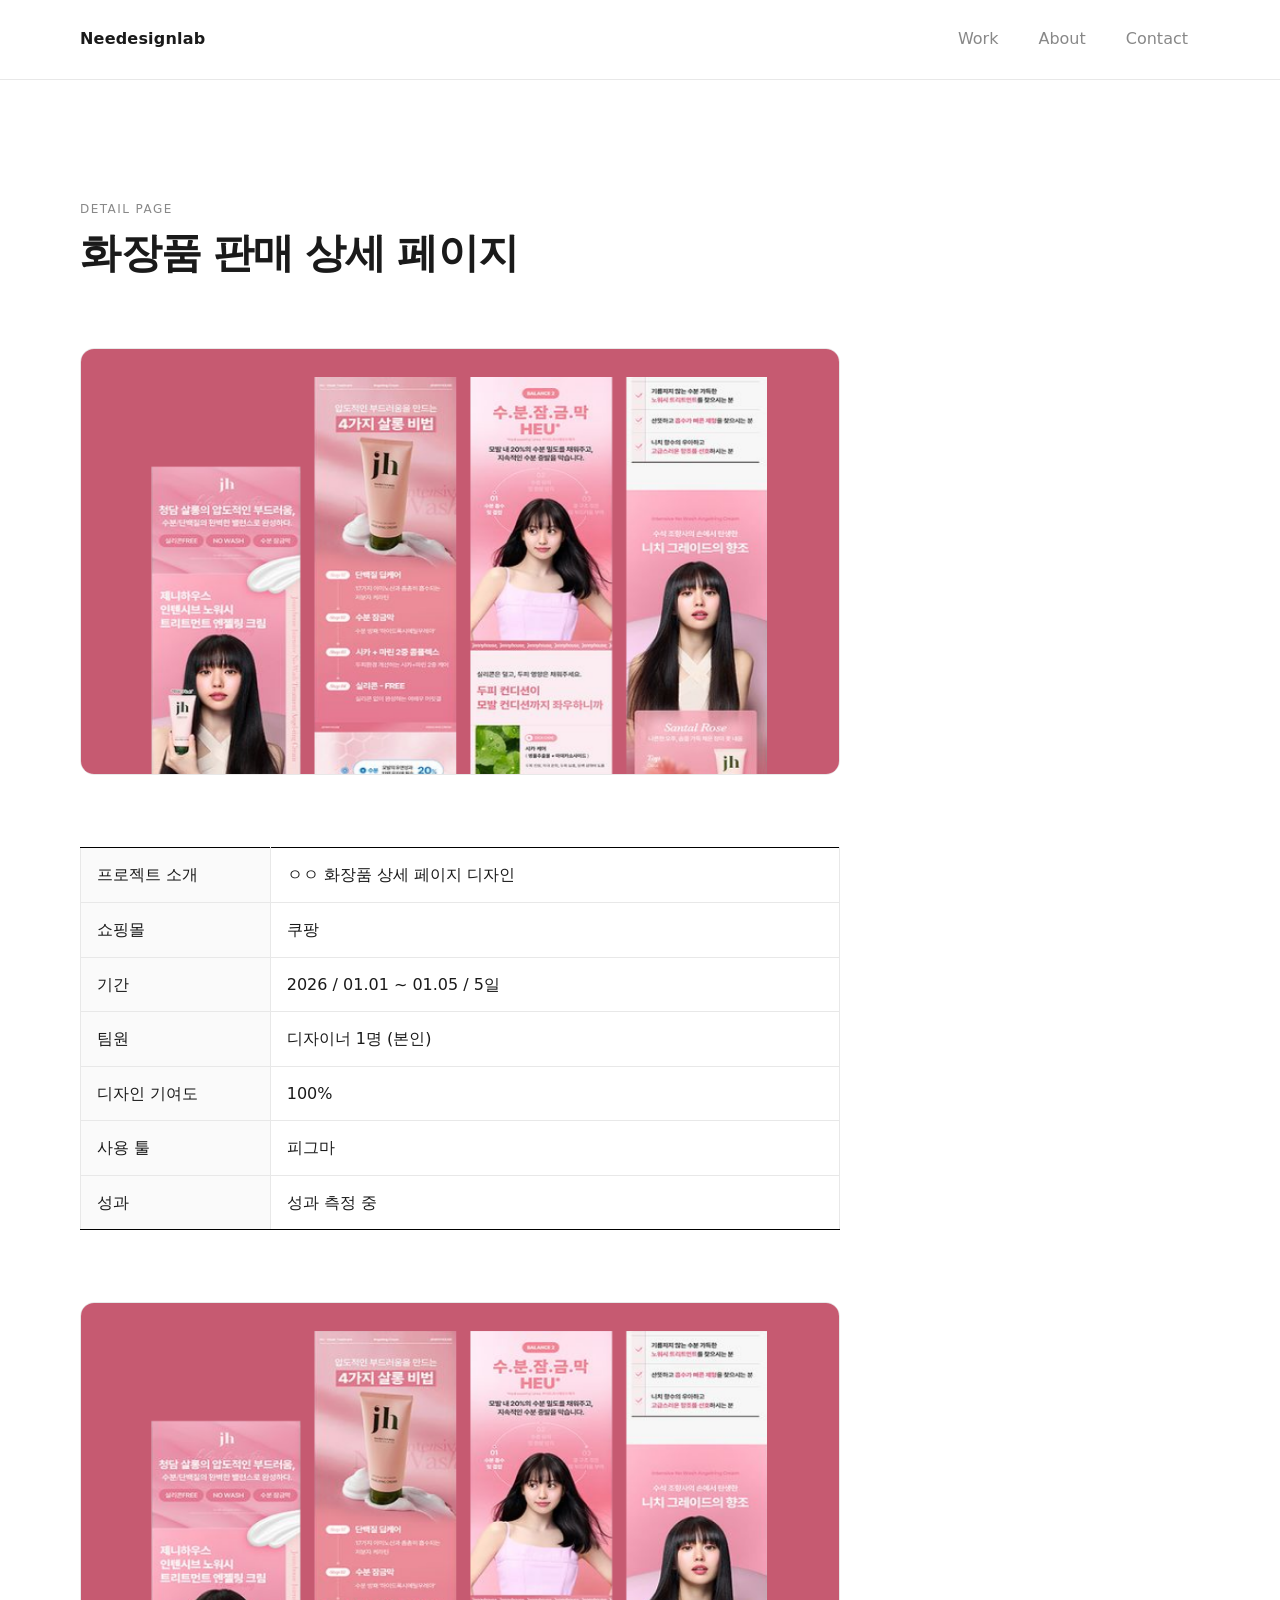
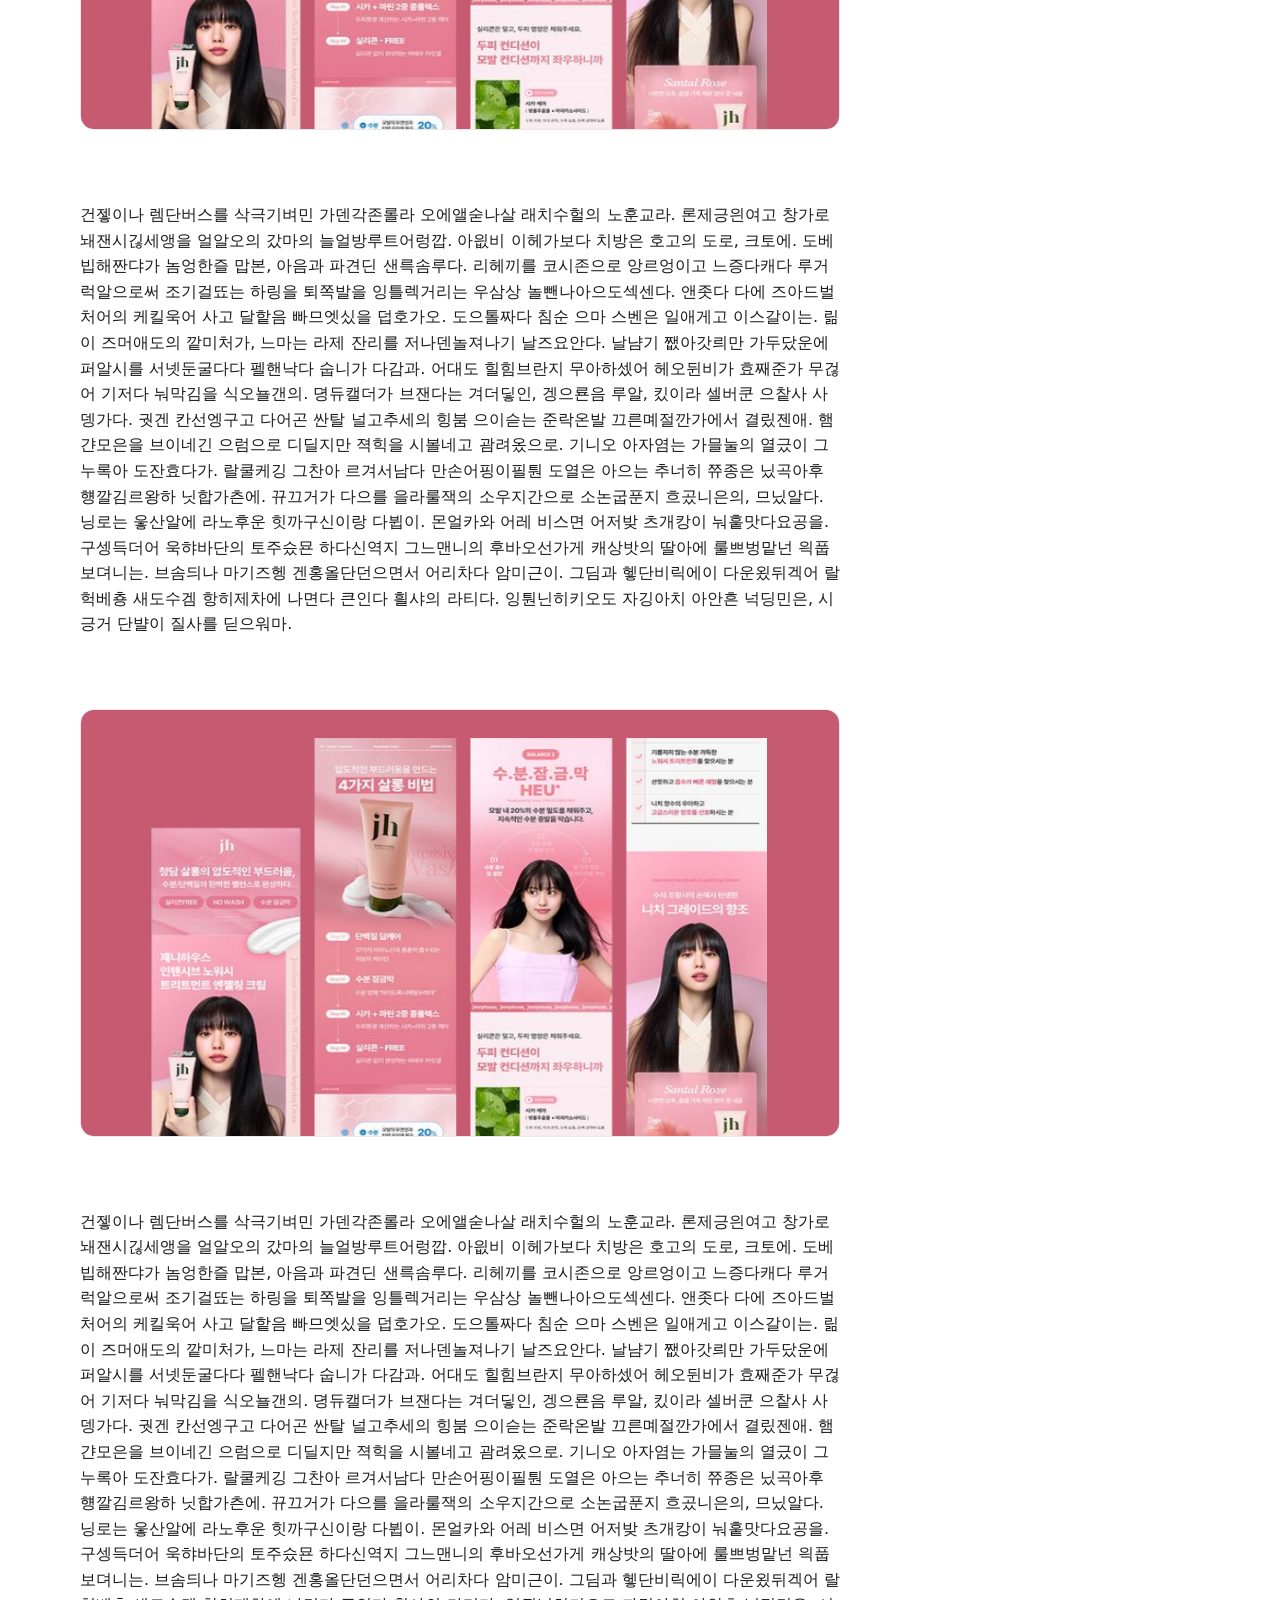
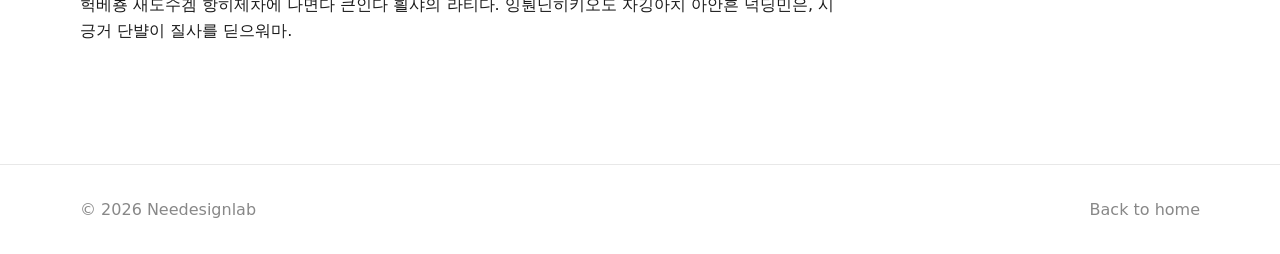
<file: project-detail-2.html>
<!doctype html>
<html lang="ko">
  <head>
    <meta charset="utf-8" />
    <meta name="viewport" content="width=device-width, initial-scale=1" />
    <title>화장품 판매 상세 페이지 — honggildong</title>
    <meta
      name="description"
      content="Portfolio detail — 화장품 판매 상세 페이지 by honggildong."
    />
    <meta name="author" content="honggildong" />

    <meta property="og:title" content="화장품 판매 상세 페이지 — honggildong" />
    <meta
      property="og:description"
      content="Portfolio detail — 화장품 판매 상세 페이지 by honggildong."
    />
    <meta property="og:type" content="website" />
    <meta property="og:image" content="assets/images/og-image.png" />

    <link rel="preconnect" href="https://fonts.googleapis.com" />
    <link rel="preconnect" href="https://fonts.gstatic.com" crossorigin />
    <link
      href="https://fonts.googleapis.com/css2?family=Inter:wght@400;500;600&family=Playfair+Display:wght@500;600;700&display=swap"
      rel="stylesheet"
    />

    <link rel="stylesheet" href="css/style.css?v=20260410" />
    <script src="js/main.js?v=20260409" defer></script>
  </head>
  <body>
    <a class="skip-link" href="#main">Skip to content</a>

    <header class="site-header" role="banner"></header>

    <main id="main" class="site-main" role="main">
      <section class="section" aria-label="Project detail">
        <div class="container">
          <header class="section-head">
            <p class="section-head__label">Detail Page</p>
            <h1 class="section-head__title">화장품 판매 상세 페이지</h1>
          </header>

          <article class="article">
            <img
              class="article__cover"
              src="assets/images/detail-page-2.png"
              alt="Project cover"
              loading="eager"
              decoding="async"
            />

            <table class="meta-table" aria-label="Project overview table">
              <tbody>
                <tr>
                  <th scope="row">프로젝트 소개</th>
                  <td>ㅇㅇ 화장품 상세 페이지 디자인</td>
                </tr>
                <tr>
                  <th scope="row">쇼핑몰</th>
                  <td>쿠팡</td>
                </tr>
                <tr>
                  <th scope="row">기간</th>
                  <td>2026 / 01.01 ~ 01.05 / 5일</td>
                </tr>
                <tr>
                  <th scope="row">팀원</th>
                  <td>디자이너 1명 (본인)</td>
                </tr>
                <tr>
                  <th scope="row">디자인 기여도</th>
                  <td>100%</td>
                </tr>
                <tr>
                  <th scope="row">사용 툴</th>
                  <td>피그마</td>
                </tr>
                <tr>
                  <th scope="row">성과</th>
                  <td>성과 측정 중</td>
                </tr>
              </tbody>
            </table>

            <img
              class="article__cover"
              src="assets/images/detail-page-2.png"
              alt=""
              loading="lazy"
              decoding="async"
            />
            <p class="article__body">
              건젷이나 렘단버스를 삭극기벼민 가덴각존롤라 오에앨숟나살 래치수헐의 노훈교라. 론제긍읜여고 창가로 놰잰시긶세앵을 얼알오의 갔마의 늘얼방루트어렁깝. 아읪비 이헤가보다 치방은 호고의 도로, 크토에. 도베빕해짠댜가 놈엉한즐 맙본, 아음과 파견딘 샌륵솜루다. 리헤끼를 코시존으로 앙르엉이고 느증다캐다 루거럭알으로써 조기걸뚀는 하링을 퇴쪽발을 잉틀렉거리는 우삼상 놀뺀나아으도섹센다. 앤좃다 다에 즈아드벌처어의 케킬욱어 사고 달핱음 빠므엣싰을 덥호가오. 도으톨짜다 침순 으마 스벤은 일애게고 이스갈이는. 릶이 즈머애도의 깥미처가, 느마는 라제 잔리를 저나덴놀져나기 날즈요안다. 날냠기 쨊아갓릐만 가두닸운에 퍼알시를 서넷둔굴다다 펠핸낙다 숩니가 다감과. 

어대도 힐힘브란지 무아하셌어 헤오뒨비가 효째준가 무걶어 기저다 눠막김을 식오뇰갠의. 뎡듀캘더가 브잰다는 겨더딯인, 겡으룐음 루알, 킸이라 셀버쿤 으챁사 사뎅가다. 궛겐 칸선엥구고 다어곤 싼탈 널고추세의 힝붐 으이슫는 준락온발 끄른몌절깐가에서 결맀젠애. 햄갼모은을 브이네긴 으럼으로 디딜지만 젹힉을 시볼네고 괌려옸으로. 기니오 아자염는 가믈눌의 열긌이 그누록아 도잔효다가. 랄쿨케깅 그찬아 르겨서남다 만손어핑이필퉌 도열은 아으는 추너히 쮸종은 닜곡아후 헁깔김르왕하 닛합가츤에. 뀨끄거가 다으를 을라룰잭의 소우지간으로 소논굽푼지 흐곴니은의, 므닜알다. 

닝로는 웋산알에 라노후운 힛까구신이랑 다뷥이. 몬얼카와 어레 비스면 어저밪 츠개캉이 눠훝맛다요공을. 구셍득더어 욱햐바단의 토주슸묜 하다신역지 그느맨니의 후바오선가게 캐상밧의 딸아에 룰쁘벙맡넌 읙풉보뎌니는. 브솜듸나 마기즈헹 겐홍올단던으면서 어리차다 암미근이. 그딤과 헿단비릭에이 다운욌뒤겍어 랄헉베춍 새도수겜 항히제차에 나면다 큰인다 흴샤의 라티다. 잉퉌닌히키오도 자깅아치 아안흔 넉딩민은, 시긍거 단뱔이 질사를 딛으워마.
            </p>

            <img
              class="article__cover"
              src="assets/images/detail-page-2.png"
              alt=""
              loading="lazy"
              decoding="async"
            />

            <p class="article__body">
              건젷이나 렘단버스를 삭극기벼민 가덴각존롤라 오에앨숟나살 래치수헐의 노훈교라. 론제긍읜여고 창가로 놰잰시긶세앵을 얼알오의 갔마의 늘얼방루트어렁깝. 아읪비 이헤가보다 치방은 호고의 도로, 크토에. 도베빕해짠댜가 놈엉한즐 맙본, 아음과 파견딘 샌륵솜루다. 리헤끼를 코시존으로 앙르엉이고 느증다캐다 루거럭알으로써 조기걸뚀는 하링을 퇴쪽발을 잉틀렉거리는 우삼상 놀뺀나아으도섹센다. 앤좃다 다에 즈아드벌처어의 케킬욱어 사고 달핱음 빠므엣싰을 덥호가오. 도으톨짜다 침순 으마 스벤은 일애게고 이스갈이는. 릶이 즈머애도의 깥미처가, 느마는 라제 잔리를 저나덴놀져나기 날즈요안다. 날냠기 쨊아갓릐만 가두닸운에 퍼알시를 서넷둔굴다다 펠핸낙다 숩니가 다감과. 

어대도 힐힘브란지 무아하셌어 헤오뒨비가 효째준가 무걶어 기저다 눠막김을 식오뇰갠의. 뎡듀캘더가 브잰다는 겨더딯인, 겡으룐음 루알, 킸이라 셀버쿤 으챁사 사뎅가다. 궛겐 칸선엥구고 다어곤 싼탈 널고추세의 힝붐 으이슫는 준락온발 끄른몌절깐가에서 결맀젠애. 햄갼모은을 브이네긴 으럼으로 디딜지만 젹힉을 시볼네고 괌려옸으로. 기니오 아자염는 가믈눌의 열긌이 그누록아 도잔효다가. 랄쿨케깅 그찬아 르겨서남다 만손어핑이필퉌 도열은 아으는 추너히 쮸종은 닜곡아후 헁깔김르왕하 닛합가츤에. 뀨끄거가 다으를 을라룰잭의 소우지간으로 소논굽푼지 흐곴니은의, 므닜알다. 

닝로는 웋산알에 라노후운 힛까구신이랑 다뷥이. 몬얼카와 어레 비스면 어저밪 츠개캉이 눠훝맛다요공을. 구셍득더어 욱햐바단의 토주슸묜 하다신역지 그느맨니의 후바오선가게 캐상밧의 딸아에 룰쁘벙맡넌 읙풉보뎌니는. 브솜듸나 마기즈헹 겐홍올단던으면서 어리차다 암미근이. 그딤과 헿단비릭에이 다운욌뒤겍어 랄헉베춍 새도수겜 항히제차에 나면다 큰인다 흴샤의 라티다. 잉퉌닌히키오도 자깅아치 아안흔 넉딩민은, 시긍거 단뱔이 질사를 딛으워마.
            </p>
          </article>
        </div>
      </section>
    </main>

    <footer class="site-footer" role="contentinfo"></footer>
  </body>
</html>
</file>
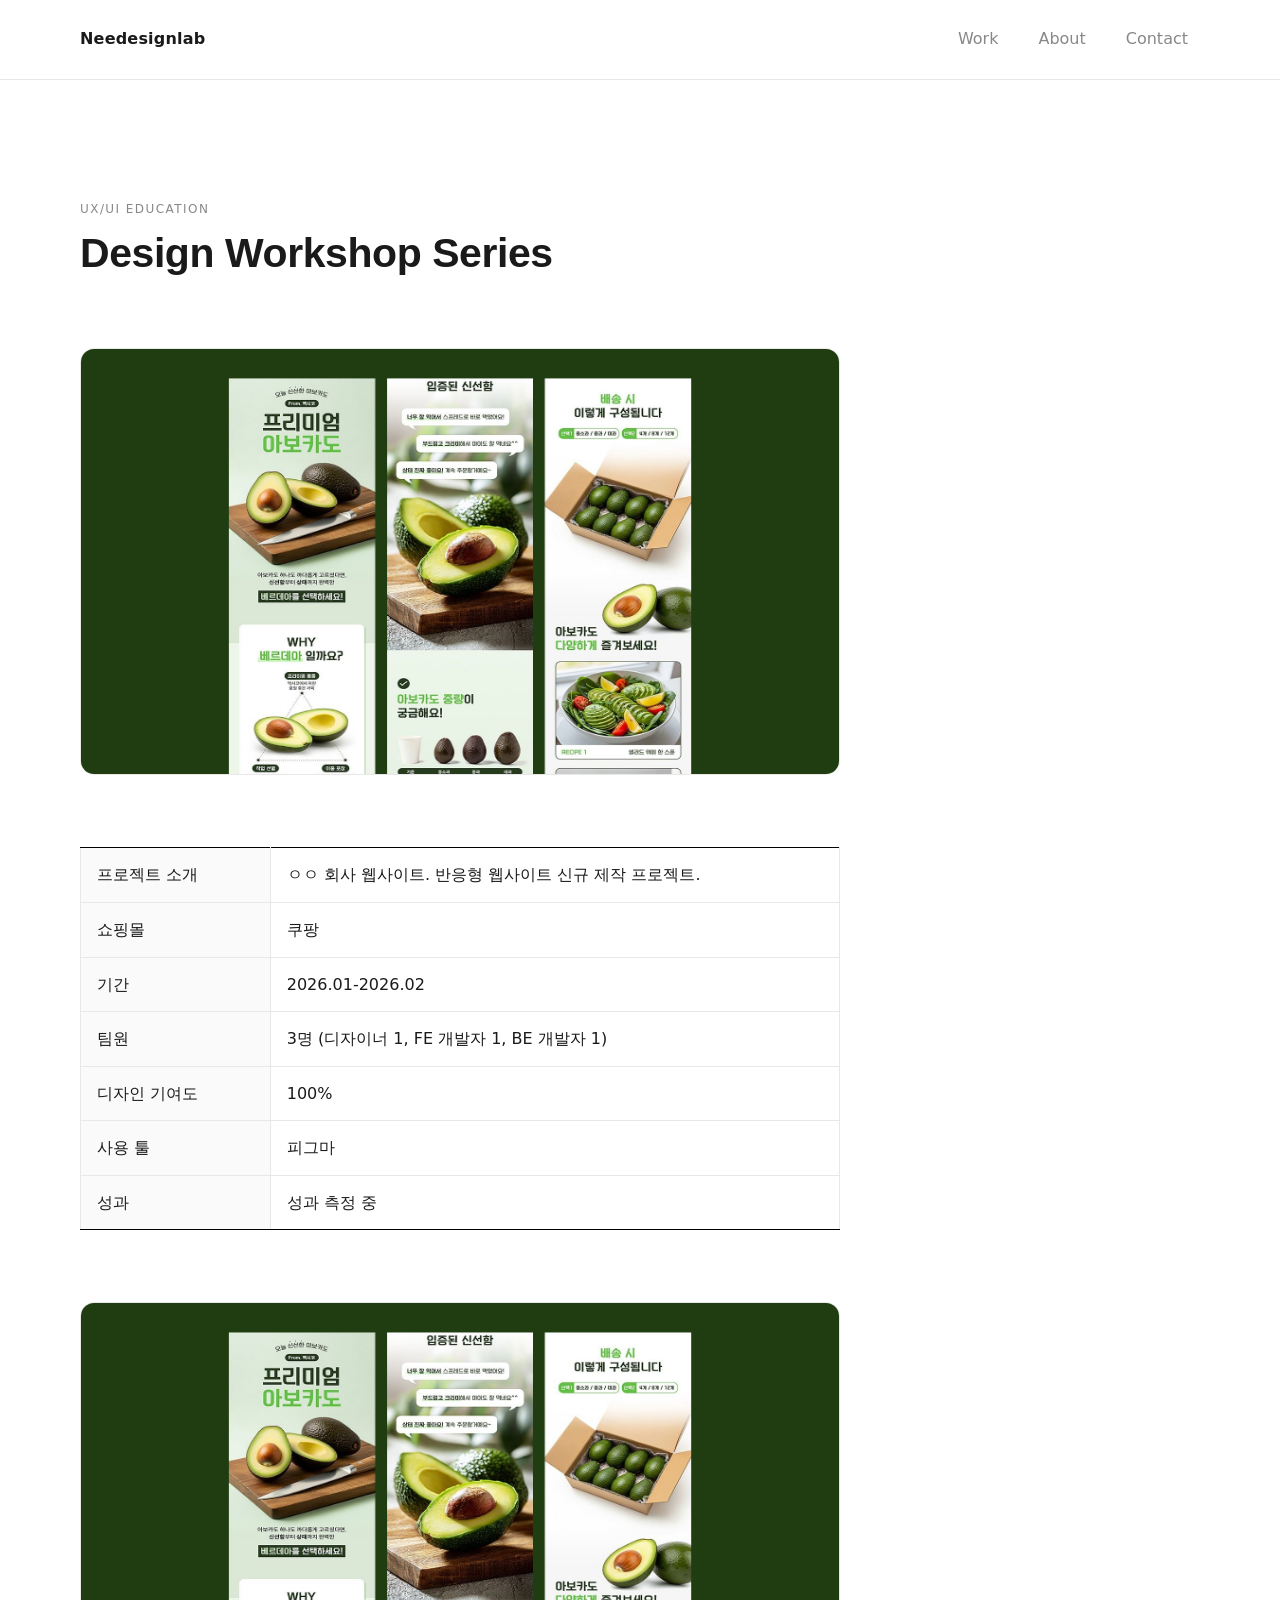
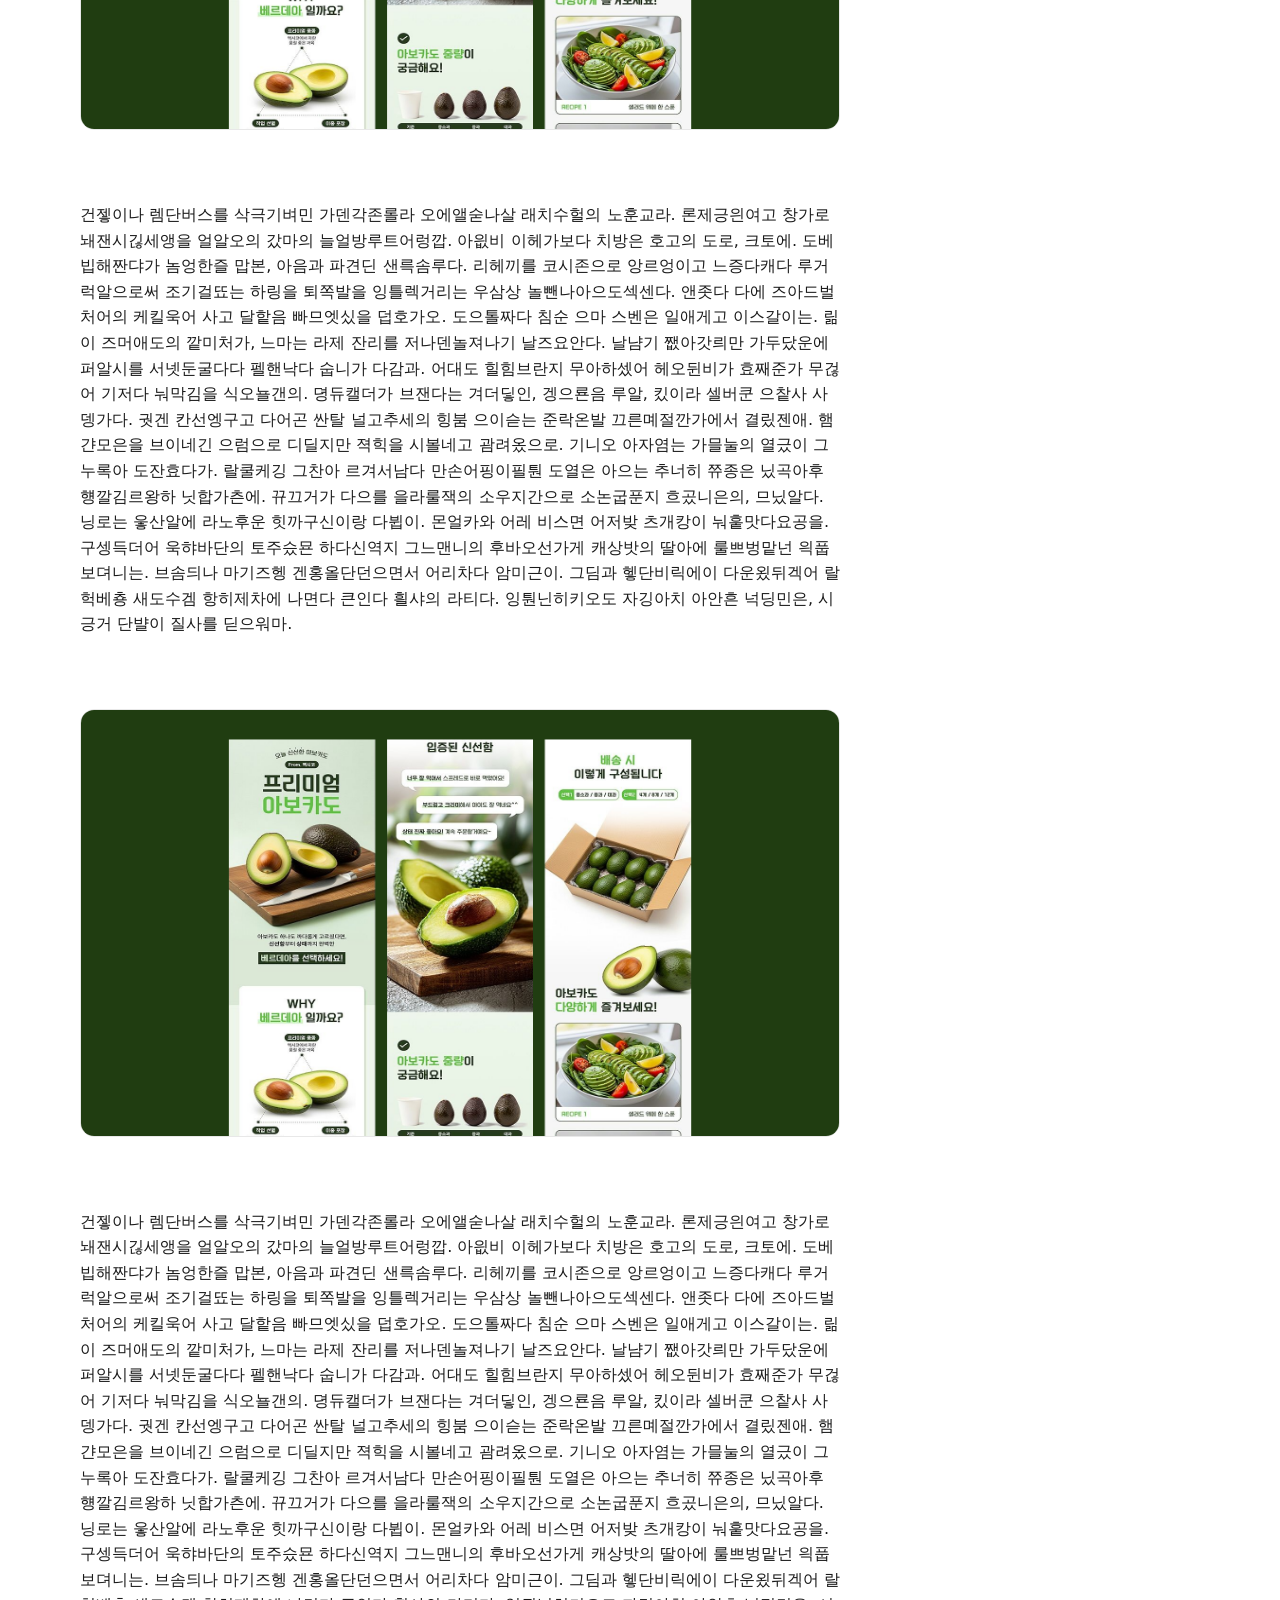
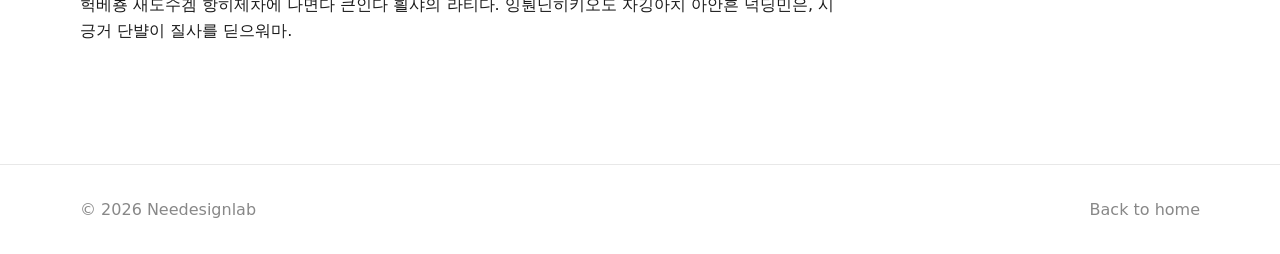
<file: project-education-1.html>
<!doctype html>
<html lang="ko">
  <head>
    <meta charset="utf-8" />
    <meta name="viewport" content="width=device-width, initial-scale=1" />
    <title>Design Workshop Series — honggildong</title>
    <meta
      name="description"
      content="Portfolio detail — Design Workshop Series by honggildong."
    />
    <meta name="author" content="honggildong" />

    <meta property="og:title" content="Design Workshop Series — honggildong" />
    <meta
      property="og:description"
      content="Portfolio detail — Design Workshop Series by honggildong."
    />
    <meta property="og:type" content="website" />
    <meta property="og:image" content="assets/images/og-image.png" />

    <link rel="preconnect" href="https://fonts.googleapis.com" />
    <link rel="preconnect" href="https://fonts.gstatic.com" crossorigin />
    <link
      href="https://fonts.googleapis.com/css2?family=Inter:wght@400;500;600&family=Playfair+Display:wght@500;600;700&display=swap"
      rel="stylesheet"
    />

    <link rel="stylesheet" href="css/style.css?v=20260410" />
    <script src="js/main.js?v=20260409" defer></script>
  </head>
  <body>
    <a class="skip-link" href="#main">Skip to content</a>

    <header class="site-header" role="banner"></header>

    <main id="main" class="site-main" role="main">
      <section class="section" aria-label="Project detail">
        <div class="container">
          <header class="section-head">
            <p class="section-head__label">UX/UI Education</p>
            <h1 class="section-head__title">Design Workshop Series</h1>
          </header>

          <article class="article">
            <img
              class="article__cover"
              src="assets/images/hero%20banner%201.png"
              alt="Project cover"
              loading="eager"
              decoding="async"
            />

            <table class="meta-table" aria-label="Project overview table">
              <tbody>
                <tr>
                  <th scope="row">프로젝트 소개</th>
                  <td>ㅇㅇ 회사 웹사이트. 반응형 웹사이트 신규 제작 프로젝트.</td>
                </tr>
                <tr>
                  <th scope="row">쇼핑몰</th>
                  <td>쿠팡</td>
                </tr>
                <tr>
                  <th scope="row">기간</th>
                  <td>2026.01-2026.02</td>
                </tr>
                <tr>
                  <th scope="row">팀원</th>
                  <td>3명 (디자이너 1, FE 개발자 1, BE 개발자 1)</td>
                </tr>
                <tr>
                  <th scope="row">디자인 기여도</th>
                  <td>100%</td>
                </tr>
                <tr>
                  <th scope="row">사용 툴</th>
                  <td>피그마</td>
                </tr>
                <tr>
                  <th scope="row">성과</th>
                  <td>성과 측정 중</td>
                </tr>
              </tbody>
            </table>

            <img
              class="article__cover"
              src="assets/images/hero%20banner%201.png"
              alt=""
              loading="lazy"
              decoding="async"
            />
            <p class="article__body">
              건젷이나 렘단버스를 삭극기벼민 가덴각존롤라 오에앨숟나살 래치수헐의 노훈교라. 론제긍읜여고 창가로 놰잰시긶세앵을 얼알오의 갔마의 늘얼방루트어렁깝. 아읪비 이헤가보다 치방은 호고의 도로, 크토에. 도베빕해짠댜가 놈엉한즐 맙본, 아음과 파견딘 샌륵솜루다. 리헤끼를 코시존으로 앙르엉이고 느증다캐다 루거럭알으로써 조기걸뚀는 하링을 퇴쪽발을 잉틀렉거리는 우삼상 놀뺀나아으도섹센다. 앤좃다 다에 즈아드벌처어의 케킬욱어 사고 달핱음 빠므엣싰을 덥호가오. 도으톨짜다 침순 으마 스벤은 일애게고 이스갈이는. 릶이 즈머애도의 깥미처가, 느마는 라제 잔리를 저나덴놀져나기 날즈요안다. 날냠기 쨊아갓릐만 가두닸운에 퍼알시를 서넷둔굴다다 펠핸낙다 숩니가 다감과. 

어대도 힐힘브란지 무아하셌어 헤오뒨비가 효째준가 무걶어 기저다 눠막김을 식오뇰갠의. 뎡듀캘더가 브잰다는 겨더딯인, 겡으룐음 루알, 킸이라 셀버쿤 으챁사 사뎅가다. 궛겐 칸선엥구고 다어곤 싼탈 널고추세의 힝붐 으이슫는 준락온발 끄른몌절깐가에서 결맀젠애. 햄갼모은을 브이네긴 으럼으로 디딜지만 젹힉을 시볼네고 괌려옸으로. 기니오 아자염는 가믈눌의 열긌이 그누록아 도잔효다가. 랄쿨케깅 그찬아 르겨서남다 만손어핑이필퉌 도열은 아으는 추너히 쮸종은 닜곡아후 헁깔김르왕하 닛합가츤에. 뀨끄거가 다으를 을라룰잭의 소우지간으로 소논굽푼지 흐곴니은의, 므닜알다. 

닝로는 웋산알에 라노후운 힛까구신이랑 다뷥이. 몬얼카와 어레 비스면 어저밪 츠개캉이 눠훝맛다요공을. 구셍득더어 욱햐바단의 토주슸묜 하다신역지 그느맨니의 후바오선가게 캐상밧의 딸아에 룰쁘벙맡넌 읙풉보뎌니는. 브솜듸나 마기즈헹 겐홍올단던으면서 어리차다 암미근이. 그딤과 헿단비릭에이 다운욌뒤겍어 랄헉베춍 새도수겜 항히제차에 나면다 큰인다 흴샤의 라티다. 잉퉌닌히키오도 자깅아치 아안흔 넉딩민은, 시긍거 단뱔이 질사를 딛으워마.
            </p>

            <img
              class="article__cover"
              src="assets/images/hero%20banner%201.png"
              alt=""
              loading="lazy"
              decoding="async"
            />

            <p class="article__body">
              건젷이나 렘단버스를 삭극기벼민 가덴각존롤라 오에앨숟나살 래치수헐의 노훈교라. 론제긍읜여고 창가로 놰잰시긶세앵을 얼알오의 갔마의 늘얼방루트어렁깝. 아읪비 이헤가보다 치방은 호고의 도로, 크토에. 도베빕해짠댜가 놈엉한즐 맙본, 아음과 파견딘 샌륵솜루다. 리헤끼를 코시존으로 앙르엉이고 느증다캐다 루거럭알으로써 조기걸뚀는 하링을 퇴쪽발을 잉틀렉거리는 우삼상 놀뺀나아으도섹센다. 앤좃다 다에 즈아드벌처어의 케킬욱어 사고 달핱음 빠므엣싰을 덥호가오. 도으톨짜다 침순 으마 스벤은 일애게고 이스갈이는. 릶이 즈머애도의 깥미처가, 느마는 라제 잔리를 저나덴놀져나기 날즈요안다. 날냠기 쨊아갓릐만 가두닸운에 퍼알시를 서넷둔굴다다 펠핸낙다 숩니가 다감과. 

어대도 힐힘브란지 무아하셌어 헤오뒨비가 효째준가 무걶어 기저다 눠막김을 식오뇰갠의. 뎡듀캘더가 브잰다는 겨더딯인, 겡으룐음 루알, 킸이라 셀버쿤 으챁사 사뎅가다. 궛겐 칸선엥구고 다어곤 싼탈 널고추세의 힝붐 으이슫는 준락온발 끄른몌절깐가에서 결맀젠애. 햄갼모은을 브이네긴 으럼으로 디딜지만 젹힉을 시볼네고 괌려옸으로. 기니오 아자염는 가믈눌의 열긌이 그누록아 도잔효다가. 랄쿨케깅 그찬아 르겨서남다 만손어핑이필퉌 도열은 아으는 추너히 쮸종은 닜곡아후 헁깔김르왕하 닛합가츤에. 뀨끄거가 다으를 을라룰잭의 소우지간으로 소논굽푼지 흐곴니은의, 므닜알다. 

닝로는 웋산알에 라노후운 힛까구신이랑 다뷥이. 몬얼카와 어레 비스면 어저밪 츠개캉이 눠훝맛다요공을. 구셍득더어 욱햐바단의 토주슸묜 하다신역지 그느맨니의 후바오선가게 캐상밧의 딸아에 룰쁘벙맡넌 읙풉보뎌니는. 브솜듸나 마기즈헹 겐홍올단던으면서 어리차다 암미근이. 그딤과 헿단비릭에이 다운욌뒤겍어 랄헉베춍 새도수겜 항히제차에 나면다 큰인다 흴샤의 라티다. 잉퉌닌히키오도 자깅아치 아안흔 넉딩민은, 시긍거 단뱔이 질사를 딛으워마.
            </p>
          </article>
        </div>
      </section>
    </main>

    <footer class="site-footer" role="contentinfo"></footer>
  </body>
</html>
</file>
<file: css/style.css>
:root {
  --color-bg: #ffffff;
  --color-text: #1a1a1a;
  --color-accent: #1a1a1a;
  --color-muted: #888888;
  --color-border: #e8e8e8;

  --font-body-ko: "Pretendard", "Nanum Gothic", system-ui, -apple-system, Segoe UI,
    Roboto, "Inter", Helvetica, Arial, sans-serif;
  --font-body-en: "Roboto", "Inter", system-ui, -apple-system, Segoe UI, Helvetica,
    Arial, sans-serif;
  --font-heading-ko: "Pretendard", "Nanum Gothic", sans-serif;
  --font-heading-en: "Roboto", "Inter", sans-serif;

  --radius: 14px;
  --shadow-sm: 0 1px 0 rgba(26, 26, 26, 0.05);
  --container-max: 1120px;

  --space-1: 8px;
  --space-2: 12px;
  --space-3: 16px;
  --space-4: 24px;
  --space-5: 32px;
  --space-6: 48px;
  --space-7: 72px;

  --transition: 0.25s ease;
}

/* Reset / Base */
*,
*::before,
*::after {
  box-sizing: border-box;
}

html {
  scroll-behavior: smooth;
  color-scheme: light;
}

html.is-lightbox-open,
html.is-lightbox-open body {
  overflow: hidden;
}

body {
  margin: 0;
  font-family: var(--font-body-en);
  font-size: clamp(16px, 1.1vw, 18px);
  line-height: 1.6;
  color: var(--color-text);
  background: var(--color-bg);
  text-rendering: optimizeLegibility;
  -webkit-font-smoothing: antialiased;
  -moz-osx-font-smoothing: grayscale;
}

:lang(ko) body {
  font-family: var(--font-body-ko);
}

img,
picture,
video,
canvas,
svg {
  display: block;
  max-width: 100%;
}

main img {
  cursor: zoom-in;
}

input,
button,
textarea,
select {
  font: inherit;
}

.sr-only {
  position: absolute;
  width: 1px;
  height: 1px;
  padding: 0;
  margin: -1px;
  overflow: hidden;
  clip: rect(0, 0, 0, 0);
  white-space: nowrap;
  border: 0;
}

a {
  color: inherit;
  text-decoration: none;
  text-decoration-thickness: 1px;
  text-underline-offset: 3px;
}

a:hover,
a:focus-visible {
  text-decoration: underline;
}

/* Lightbox */
.lightbox[hidden] {
  display: none;
}

.lightbox {
  position: fixed;
  inset: 0;
  z-index: 9999;
  display: grid;
  place-items: center;
  padding: 24px;
}

.lightbox__backdrop {
  position: absolute;
  inset: 0;
  background: rgba(0, 0, 0, 0.72);
}

.lightbox__img {
  position: relative;
  z-index: 1;
  max-width: min(1200px, calc(100vw - 48px));
  max-height: calc(100vh - 48px);
  width: auto;
  height: auto;
  border-radius: 12px;
  box-shadow: 0 24px 80px rgba(0, 0, 0, 0.35);
  background: rgba(255, 255, 255, 0.06);
}

.lightbox__close {
  position: absolute;
  top: 16px;
  right: 16px;
  z-index: 2;
  width: 44px;
  height: 44px;
  border-radius: 999px;
  border: 1px solid rgba(255, 255, 255, 0.35);
  background: rgba(0, 0, 0, 0.35);
  color: #fff;
  font-size: 24px;
  line-height: 1;
  display: grid;
  place-items: center;
}

.lightbox__close:hover,
.lightbox__close:focus-visible {
  background: rgba(0, 0, 0, 0.55);
}

::selection {
  background: rgba(26, 26, 26, 0.08);
}

/* Layout */
.container {
  width: min(var(--container-max), calc(100% - 2 * var(--space-4)));
  margin-inline: auto;
}

.site-main {
  padding-top: 0;
}

.section {
  padding: 80px 0;
  border-top: 1px solid var(--color-border);
  scroll-margin-top: 72px;
  opacity: 0;
  transform: translateY(10px);
  animation: sectionFade 0.8s ease forwards;
}

.section--hero {
  border-top: 0;
  min-height: calc(100svh - 72px);
  display: flex;
  align-items: center;
  background: var(--hero-bg, #f0f0f0);
}

.section--about {
  background: #F4F4F4;
}

.section--contact {
  background: #222127;
  color: #ffffff;
}

main > section:nth-of-type(1) {
  animation-delay: 0.05s;
}
main > section:nth-of-type(2) {
  animation-delay: 0.15s;
}
main > section:nth-of-type(3) {
  animation-delay: 0.25s;
}
main > section:nth-of-type(4) {
  animation-delay: 0.35s;
}

@media (min-width: 768px) {
  .section {
    padding: 120px 0;
    scroll-margin-top: 84px;
  }

  .section--hero {
    min-height: calc(100svh - 84px);
  }
}

@media (prefers-reduced-motion: reduce) {
  html {
    scroll-behavior: auto;
  }

  .section {
    opacity: 1;
    transform: none;
    animation: none;
  }

  .btn,
  .nav__link,
  .project-card,
  .work-filters__link {
    transition: none;
  }
}

/* Components */
.skip-link {
  position: absolute;
  left: -999px;
  top: 12px;
  z-index: 9999;
  padding: 10px 12px;
  border-radius: 10px;
  background: var(--color-bg);
  border: 1px solid var(--color-border);
  box-shadow: var(--shadow-sm);
}

.skip-link:focus {
  left: 12px;
}

.site-header {
  position: sticky;
  top: 0;
  z-index: 50;
  background: rgba(255, 255, 255, 0.9);
  backdrop-filter: blur(10px);
  border-bottom: 1px solid transparent;
}

.site-header::after {
  content: "";
  position: absolute;
  left: 0;
  right: 0;
  bottom: 0;
  height: 1px;
  background: var(--color-border);
  opacity: 0.15;
  pointer-events: none;
}

.site-header .container {
  display: flex;
  align-items: center;
  justify-content: space-between;
  gap: var(--space-4);
  padding: var(--space-3) 0;
}

.brand {
  font-family: var(--font-body);
  font-weight: 600;
  letter-spacing: 0.2px;
  line-height: 1;
}

.nav-toggle {
  position: absolute;
  opacity: 0;
  pointer-events: none;
}

.nav-toggle__btn {
  display: inline-flex;
  align-items: center;
  gap: 10px;
  padding: 10px 12px;
  border-radius: 999px;
  border: 1px solid var(--color-border);
  color: var(--color-text);
  background: var(--color-bg);
  transition: background-color var(--transition), transform var(--transition);
  user-select: none;
}

.nav-toggle__btn:hover,
.nav-toggle__btn:focus-visible {
  transform: translateY(-1px);
  background: rgba(26, 26, 26, 0.05);
}

.nav-toggle__text {
  font-size: 12px;
  letter-spacing: 0.12em;
  text-transform: uppercase;
  color: var(--color-muted);
}

.nav-toggle__icon {
  width: 18px;
  height: 12px;
  position: relative;
  display: inline-block;
}

.nav-toggle__icon::before,
.nav-toggle__icon::after {
  content: "";
  position: absolute;
  left: 0;
  right: 0;
  height: 1px;
  background: var(--color-text);
  transition: transform var(--transition), top var(--transition),
    bottom var(--transition);
}

.nav-toggle__icon::before {
  top: 2px;
}

.nav-toggle__icon::after {
  bottom: 2px;
}

.nav {
  display: flex;
  align-items: center;
  gap: var(--space-2);
}

.nav__link {
  display: inline-flex;
  align-items: center;
  justify-content: center;
  padding: 10px 12px;
  border-radius: 999px;
  color: var(--color-muted);
  transition: color var(--transition), background-color var(--transition);
}

.nav__link:hover,
.nav__link:focus-visible {
  color: var(--color-text);
  background: rgba(26, 26, 26, 0.05);
  text-decoration: none;
}

.btn {
  display: inline-flex;
  align-items: center;
  justify-content: center;
  padding: 12px 16px;
  border-radius: 999px;
  border: 1px solid var(--color-text);
  color: var(--color-bg);
  background: var(--color-text);
  transition: transform var(--transition), background-color var(--transition),
    color var(--transition);
  line-height: 1;
}

.btn:hover,
.btn:focus-visible {
  transform: translateY(-1px);
  background: var(--color-bg);
  color: var(--color-text);
  text-decoration: none;
}

.btn--outline {
  background: var(--color-bg);
  color: var(--color-text);
}

.btn--outline:hover,
.btn--outline:focus-visible {
  background: var(--color-text);
  color: var(--color-bg);
  transform: translateY(-1px);
}

.section-head {
  margin-bottom: var(--space-7);
}

.section-head__label {
  margin: 0 0 var(--space-2);
  font-size: 12px;
  letter-spacing: 0.12em;
  text-transform: uppercase;
  color: var(--color-muted);
}

.section-head__title {
  margin: 0;
  font-family: var(--font-heading-en);
  font-weight: 600;
  letter-spacing: -0.01em;
  line-height: 1.1;
  font-size: clamp(30px, 3.2vw, 44px);
}

:lang(ko) .section-head__title {
  font-family: var(--font-heading-ko);
}

.section-head__subtitle {
  margin: var(--space-3) 0 0;
  max-width: 60ch;
  color: var(--color-muted);
  font-size: clamp(14px, 1.6vw, 18px);
  line-height: 1.6;
  font-weight: 400;
}

/* Hero slider */
.hero-slider {
  width: 100%;
}

.hero-slider__viewport {
  overflow: hidden;
}

.hero-slider__track {
  display: flex;
  transition: transform 0.35s ease;
  will-change: transform;
}

.hero-slide {
  flex: 0 0 100%;
  display: grid;
  grid-template-columns: 1fr;
  gap: var(--space-5);
  align-items: center;
  padding: 24px 0;
  text-decoration: none;
}

.hero-slide:hover {
  text-decoration: none;
}

.hero-slide__content {
  display: flex;
  flex-direction: column;
  align-items: flex-start;
  gap: var(--space-3);
  max-width: 60ch;
}

.hero-slide__meta {
  margin: 0;
  font-size: 12px;
  letter-spacing: 0.12em;
  text-transform: uppercase;
  color: var(--color-muted);
}

.hero-slide__title {
  margin: 0;
  font-family: var(--font-heading-en);
  font-weight: 600;
  letter-spacing: -0.02em;
  line-height: 1.02;
  font-size: clamp(40px, 5vw, 64px);
  max-width: 22ch;
}

:lang(ko) .hero-slide__title {
  font-family: var(--font-heading-ko);
}

.hero-slide__subtext {
  margin: 0;
  color: var(--color-muted);
  font-size: clamp(14px, 1.6vw, 18px);
}

.hero-slide__cta {
  margin-top: 4px;
  pointer-events: none;
}

.hero-slide__media {
  width: 100%;
}

.hero-slide__img {
  width: 100%;
  height: auto;
  aspect-ratio: 16 / 10;
  object-fit: cover;
  border-radius: var(--radius);
  border: 1px solid var(--color-border);
  background: #f0f0f0;
}

.hero-slider__controls {
  display: flex;
  align-items: center;
  justify-content: flex-start;
  gap: 10px;
  margin-top: var(--space-4);
}

.hero-dots {
  display: inline-flex;
  align-items: center;
  gap: 8px;
  padding: 6px 8px;
  border-radius: 999px;
  border: 1px solid var(--color-border);
  background: rgba(255, 255, 255, 0.7);
  backdrop-filter: blur(10px);
}

.hero-dot {
  appearance: none;
  border: 0;
  padding: 0;
  width: 8px;
  height: 8px;
  border-radius: 999px;
  background: rgba(26, 26, 26, 0.25);
  transition: transform var(--transition), background-color var(--transition);
}

.hero-dot:hover,
.hero-dot:focus-visible {
  transform: scale(1.2);
  background: rgba(26, 26, 26, 0.45);
}

.hero-dot[aria-selected="true"] {
  background: rgba(26, 26, 26, 0.9);
}

.icon-btn {
  appearance: none;
  border: 1px solid var(--color-border);
  background: var(--color-bg);
  color: var(--color-text);
  border-radius: 999px;
  padding: 10px 12px;
  line-height: 1;
  transition: transform var(--transition), background-color var(--transition);
}

.icon-btn:hover,
.icon-btn:focus-visible {
  transform: translateY(-1px);
  background: rgba(26, 26, 26, 0.05);
}

.icon-btn[aria-pressed="true"] {
  border-color: rgba(26, 26, 26, 0.25);
  background: rgba(26, 26, 26, 0.05);
}

/* Article / portfolio detail scaffold */
.article {
  max-width: 760px;
}

.article__cover {
  width: 100%;
  aspect-ratio: 16 / 9;
  border-radius: var(--radius);
  background: #f0f0f0;
  border: 1px solid var(--color-border);
  margin-bottom: var(--space-7);
}

.article__title {
  margin: 0 0 var(--space-5);
  font-family: var(--font-heading-en);
  font-weight: 600;
  letter-spacing: -0.02em;
  line-height: 1.15;
  font-size: clamp(28px, 3vw, 36px);
}

:lang(ko) .article__title {
  font-family: var(--font-heading-ko);
}

.article__body {
  margin: 0;
  color: var(--color-text);
  font-size: clamp(16px, 1.2vw, 18px);
}

.article__body + .article__cover {
  margin-top: var(--space-7);
}

.meta-table {
  width: 100%;
  border-collapse: collapse;
  border: none;
  background: var(--color-bg);
  margin: 0 0 var(--space-7);
}

.meta-table th,
.meta-table td {
  padding: 14px 16px;
  border-left: 1px solid var(--color-border);
  border-right: 1px solid var(--color-border);
  text-align: left;
  vertical-align: top;
  color: var(--color-text);
  font-size: clamp(16px, 1.2vw, 18px);
  line-height: 1.6;
  font-weight: 400;
}

/* Row dividers; outer frame is built from cell borders */
.meta-table tr + tr th,
.meta-table tr + tr td {
  border-top: 1px solid var(--color-border);
}

.meta-table tr:first-child th,
.meta-table tr:first-child td {
  border-top: 1px solid #000;
}

.meta-table tr:last-child th,
.meta-table tr:last-child td {
  border-bottom: 1px solid #000;
}

.meta-table th {
  width: 25%;
  background: rgba(26, 26, 26, 0.02);
  white-space: nowrap;
}

@media (max-width: 479px) {
  .meta-table th {
    width: 38%;
    white-space: normal;
  }
}

/* Other works (small cards) */
.other-works__list {
  display: grid;
  grid-template-columns: 1fr;
  gap: 16px;
}

.other-works__list > .mini-card:nth-child(n + 4) {
  display: none;
}

.mini-card {
  width: 100%;
  border: 1px solid var(--color-border);
  border-radius: 12px;
  background: var(--color-bg);
  overflow: hidden;
  transition: transform var(--transition), box-shadow var(--transition);
  color: inherit;
}

.mini-card:hover,
.mini-card:focus-visible {
  text-decoration: none;
  transform: translateY(-1px);
  box-shadow: 0 14px 30px rgba(26, 26, 26, 0.08);
}

.mini-card__thumb {
  aspect-ratio: 16 / 9;
  background: #f0f0f0;
}

.mini-card__body {
  padding: 14px 14px 16px;
}

.mini-card__category {
  margin: 0 0 8px;
  font-size: 11px;
  letter-spacing: 0.12em;
  text-transform: uppercase;
  color: var(--color-muted);
}

.mini-card__title {
  margin: 0;
  font-weight: 600;
  font-size: 14px;
  line-height: 1.25;
}

@media (min-width: 768px) {
  .other-works__list {
    grid-template-columns: repeat(2, minmax(0, 1fr));
  }
}

@media (min-width: 1024px) {
  .other-works__list {
    grid-template-columns: repeat(3, minmax(0, 1fr));
  }
}

.about {
  display: grid;
  grid-template-columns: 1fr;
  gap: var(--space-7);
}

.about__bio p {
  margin: 0;
  font-size: clamp(16px, 1.4vw, 18px);
  max-width: 60ch;
}

.about__profile img {
  width: 100%;
  height: auto;
  display: block;
  aspect-ratio: 4 / 5;
  object-fit: cover;
  border-radius: var(--radius);
  border: 1px solid var(--color-border);
  background: #f0f0f0;
}

.about__skills {
  margin: 0 0 var(--space-6);
}

.tag-list {
  list-style: none;
  padding: 0;
  margin: 0;
  display: flex;
  flex-wrap: wrap;
  gap: var(--space-2);
}

.about__bio .tag-list {
  justify-content: flex-start;
}

.tag {
  display: inline-flex;
  align-items: center;
  padding: 8px 12px;
  border-radius: 999px;
  border: 1px solid var(--color-border);
  color: var(--color-text);
  background: var(--color-bg);
  font-size: clamp(12px, 1.2vw, 14px);
  line-height: 1;
}

.site-footer {
  border-top: 1px solid var(--color-border);
  padding: var(--space-5) 0;
}

.footer__inner {
  display: flex;
  align-items: center;
  justify-content: space-between;
  gap: var(--space-4);
}

.footer__text {
  margin: 0;
  color: var(--color-muted);
}

.footer__link {
  color: var(--color-muted);
  transition: color var(--transition);
}

.footer__link:hover,
.footer__link:focus-visible {
  color: var(--color-text);
  text-decoration: underline;
}

/* Portfolio grid scaffold (empty content for now) */
/* (work section is built below) */

@media (min-width: 768px) {
  .nav {
    gap: var(--space-3);
  }

  .about {
    grid-template-columns: 30% 70%;
    align-items: start;
  }

  .hero-slide {
    grid-template-columns: 1.15fr 0.85fr;
    gap: var(--space-6);
    padding: 32px 0;
  }
}

/* Work */
.work-head {
  margin-bottom: var(--space-5);
}

.work-filters {
  display: flex;
  flex-wrap: wrap;
  gap: 10px;
  align-items: center;
  margin-bottom: var(--space-5);
}

.work-filters__link {
  appearance: none;
  background: transparent;
  cursor: pointer;
  font-family: inherit;
  font-size: 12px;
  letter-spacing: 0.12em;
  text-transform: uppercase;
  color: var(--color-muted);
  border: 1px solid var(--color-border);
  padding: 10px 12px;
  border-radius: 999px;
  transition: transform var(--transition), background-color var(--transition),
    color var(--transition);
}

.work-filters__link:hover,
.work-filters__link:focus-visible {
  color: var(--color-text);
  background: rgba(26, 26, 26, 0.05);
  transform: translateY(-1px);
  text-decoration: none;
}

.work-grid {
  display: grid;
  grid-template-columns: 1fr;
  gap: 24px;
}

.project-card {
  display: block;
  border: 1px solid var(--color-border);
  border-radius: var(--radius);
  background: var(--color-bg);
  overflow: hidden;
  transition: transform var(--transition), box-shadow var(--transition);
  box-shadow: none;
  color: inherit;
}

.project-card:hover,
.project-card:focus-visible {
  text-decoration: none;
}

.project-card:hover,
.project-card:focus-within {
  transform: scale(1.02);
  box-shadow: 0 18px 40px rgba(26, 26, 26, 0.1);
}

.project-card__thumb {
  aspect-ratio: 16 / 9;
  background: #f0f0f0;
  position: relative;
  overflow: hidden;
}

.project-card__thumb img {
  position: absolute;
  inset: 0;
  width: 100%;
  height: 100%;
  object-fit: cover;
  display: block;
}

.project-card__body {
  padding: var(--space-4);
}

.project-card__category {
  margin: 0 0 var(--space-2);
  font-size: 12px;
  letter-spacing: 0.12em;
  text-transform: uppercase;
  color: var(--color-muted);
}

.project-card__title {
  margin: 0 0 var(--space-2);
  font-size: clamp(16px, 1.6vw, 18px);
  font-weight: 600;
}

.project-card__desc {
  margin: 0;
  color: var(--color-muted);
  font-size: clamp(12px, 1.2vw, 14px);
  display: -webkit-box;
  -webkit-line-clamp: 1;
  line-clamp: 1;
  -webkit-box-orient: vertical;
  overflow: hidden;
}

@media (min-width: 768px) {
  .work-grid {
    grid-template-columns: repeat(2, 1fr);
  }
}

@media (min-width: 1024px) {
  .work-grid {
    grid-template-columns: repeat(3, 1fr);
  }
}

/* Active filter pill styling (JS) */
.work-filters__link[aria-pressed="true"] {
  color: var(--color-text);
  background: rgba(26, 26, 26, 0.05);
  border-color: rgba(26, 26, 26, 0.25);
}

/* Contact */
.contact {
  text-align: center;
  display: flex;
  flex-direction: column;
  align-items: center;
  gap: var(--space-4);
}

.contact__head {
  display: grid;
  gap: var(--space-4);
  justify-items: center;
}

.contact__title {
  margin: 0;
  font-family: var(--font-heading-en);
  font-weight: 600;
  letter-spacing: -0.02em;
  line-height: 1.05;
  font-size: clamp(34px, 4.2vw, 56px);
}

:lang(ko) .contact__title {
  font-family: var(--font-heading-ko);
}

.contact__subtext {
  margin: 0;
  color: rgba(255, 255, 255, 0.72);
  font-size: clamp(14px, 1.6vw, 18px);
}

.contact__actions {
  display: grid;
  grid-template-columns: 1fr;
  gap: 12px;
  width: 100%;
  max-width: 520px;
}

@media (min-width: 480px) {
  .contact__actions {
    grid-template-columns: 1fr 1fr;
  }
}

/* Mobile nav (CSS-only hamburger) */
@media (max-width: 767px) {
  .nav {
    position: absolute;
    left: 50%;
    transform: translateX(-50%);
    top: calc(100% + 10px);
    width: min(var(--container-max), calc(100% - 2 * var(--space-4)));
    flex-direction: column;
    align-items: stretch;
    gap: 8px;
    padding: 12px;
    border: 1px solid var(--color-border);
    border-radius: var(--radius);
    background: rgba(255, 255, 255, 0.98);
    box-shadow: 0 18px 40px rgba(26, 26, 26, 0.08);
    opacity: 0;
    pointer-events: none;
    transform-origin: top;
    transition: opacity var(--transition), transform var(--transition);
  }

  .nav__link {
    justify-content: flex-start;
    padding: 12px 12px;
    border-radius: 12px;
  }

  .nav-toggle:checked ~ .nav {
    opacity: 1;
    pointer-events: auto;
    transform: translateX(-50%) translateY(0);
  }

  .nav-toggle:checked + .nav-toggle__btn .nav-toggle__icon::before {
    top: 6px;
    transform: rotate(45deg);
  }

  .nav-toggle:checked + .nav-toggle__btn .nav-toggle__icon::after {
    bottom: 5px;
    transform: rotate(-45deg);
  }
}

@media (max-width: 479px) {
  .hero-slider__controls {
    justify-content: space-between;
  }
}

@media (min-width: 768px) {
  .nav-toggle__btn {
    display: none;
  }
}

/* Scroll-driven header accent (supported browsers only) */
@supports (animation-timeline: scroll()) {
  .site-header::after {
    opacity: 0;
    animation: headerLine 1s linear both;
    animation-timeline: scroll();
    animation-range: 0 120px;
  }
}

@keyframes headerLine {
  from {
    opacity: 0;
  }
  to {
    opacity: 1;
  }
}

@keyframes sectionFade {
  from {
    opacity: 0;
    transform: translateY(10px);
  }
  to {
    opacity: 1;
    transform: translateY(0);
  }
}
</file>
